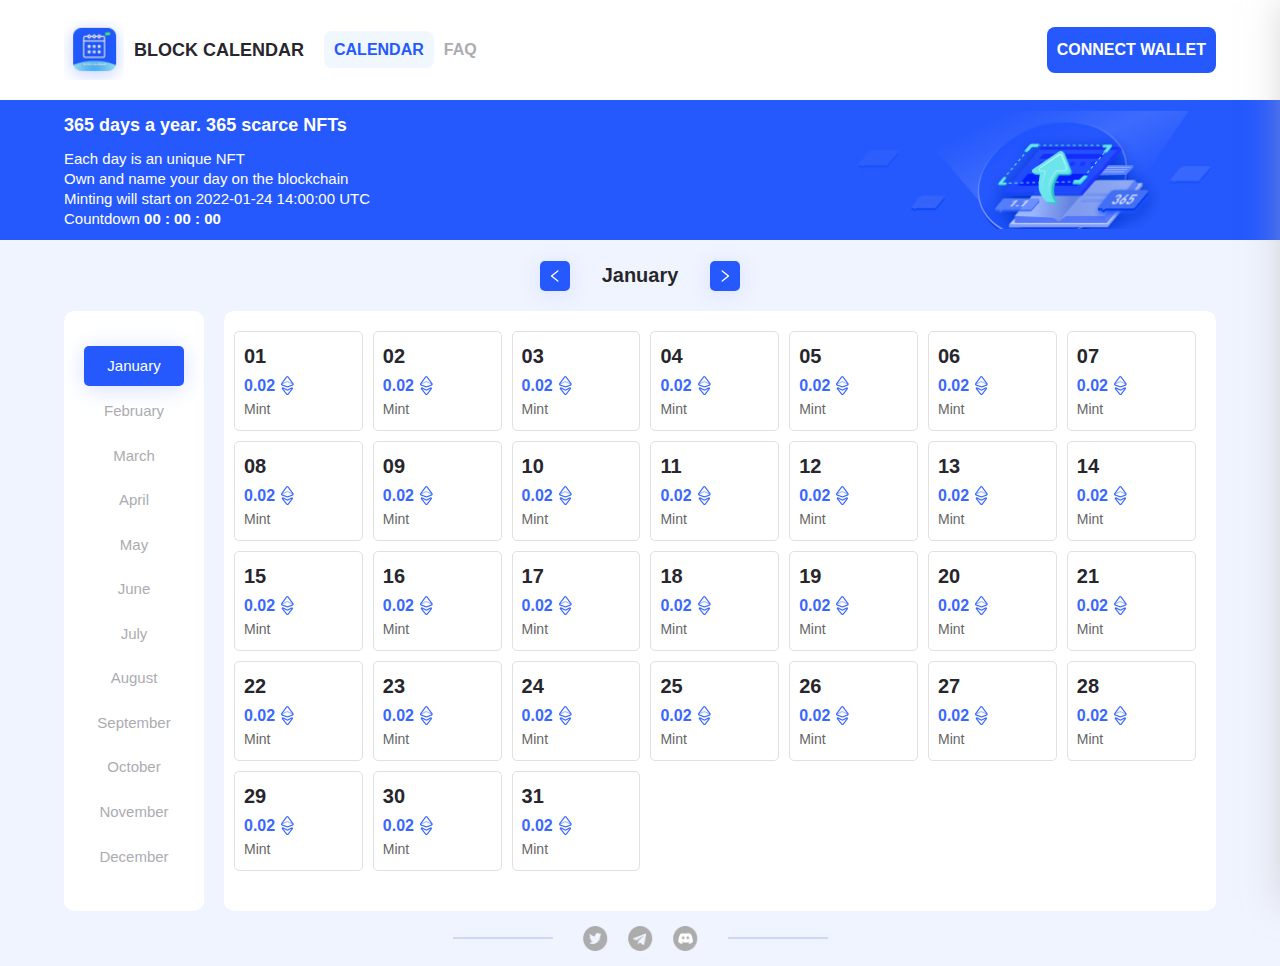
<file: index.html>
<!doctype html><html lang="en"><head><meta charset="utf-8"/><link rel="icon" href="/logo.png"/><meta name="viewport" content="width=device-width,initial-scale=1"/><meta name="theme-color" content="#000000"/><meta name="description" content="Block Calendar"/><link rel="manifest" href="/manifest.json"/><title>Block Calendar</title><link href="/static/css/2.4b68344f.chunk.css" rel="stylesheet"><link href="/static/css/main.891c6609.chunk.css" rel="stylesheet"></head><body><noscript>You need to enable JavaScript to run this app.</noscript><div id="root"></div><script>!function(e){function r(r){for(var n,l,a=r[0],c=r[1],f=r[2],p=0,s=[];p<a.length;p++)l=a[p],Object.prototype.hasOwnProperty.call(o,l)&&o[l]&&s.push(o[l][0]),o[l]=0;for(n in c)Object.prototype.hasOwnProperty.call(c,n)&&(e[n]=c[n]);for(i&&i(r);s.length;)s.shift()();return u.push.apply(u,f||[]),t()}function t(){for(var e,r=0;r<u.length;r++){for(var t=u[r],n=!0,a=1;a<t.length;a++){var c=t[a];0!==o[c]&&(n=!1)}n&&(u.splice(r--,1),e=l(l.s=t[0]))}return e}var n={},o={1:0},u=[];function l(r){if(n[r])return n[r].exports;var t=n[r]={i:r,l:!1,exports:{}};return e[r].call(t.exports,t,t.exports,l),t.l=!0,t.exports}l.m=e,l.c=n,l.d=function(e,r,t){l.o(e,r)||Object.defineProperty(e,r,{enumerable:!0,get:t})},l.r=function(e){"undefined"!=typeof Symbol&&Symbol.toStringTag&&Object.defineProperty(e,Symbol.toStringTag,{value:"Module"}),Object.defineProperty(e,"__esModule",{value:!0})},l.t=function(e,r){if(1&r&&(e=l(e)),8&r)return e;if(4&r&&"object"==typeof e&&e&&e.__esModule)return e;var t=Object.create(null);if(l.r(t),Object.defineProperty(t,"default",{enumerable:!0,value:e}),2&r&&"string"!=typeof e)for(var n in e)l.d(t,n,function(r){return e[r]}.bind(null,n));return t},l.n=function(e){var r=e&&e.__esModule?function(){return e.default}:function(){return e};return l.d(r,"a",r),r},l.o=function(e,r){return Object.prototype.hasOwnProperty.call(e,r)},l.p="/";var a=this["webpackJsonpblock-calendar"]=this["webpackJsonpblock-calendar"]||[],c=a.push.bind(a);a.push=r,a=a.slice();for(var f=0;f<a.length;f++)r(a[f]);var i=c;t()}([])</script><script src="/static/js/2.1b0ab1b4.chunk.js"></script><script src="/static/js/main.d4283053.chunk.js"></script></body></html>
</file>
<file: static/css/main.891c6609.chunk.css>
body{margin:0;font-family:-apple-system,BlinkMacSystemFont,"Segoe UI","Roboto","Oxygen","Ubuntu","Cantarell","Fira Sans","Droid Sans","Helvetica Neue",sans-serif;-webkit-font-smoothing:antialiased;-moz-osx-font-smoothing:grayscale}code{font-family:source-code-pro,Menlo,Monaco,Consolas,"Courier New",monospace}.header{position:relative;width:100%;background-color:#fff}.header .container{display:flex;justify-content:space-between;align-items:center;height:100px}.header .container .logoWrap{position:relative;display:flex;align-items:center;margin-right:20px}.header .container .logoWrap .logoImg{width:60px;margin-right:10px}.header .container .logoWrap .logoText{font-size:18px;font-weight:900;color:#28262d}.header .container .menuWrap{position:relative;display:flex;align-items:center;flex-grow:1;justify-content:space-between}.header .container .menuIcon{position:relative;display:none}.header .container .logout{color:#2659fd;border:1px solid #2659fd}@media(max-width:768px){.header{background-color:#2659fd}.header .container .logoWrap .logoText{color:#fff}.header .container .button{margin:5px 0;width:170px}.header .container .menuWrap{display:none;flex-direction:column;position:absolute;right:0;top:80px;z-index:1000;background-color:#fff;padding:10px;border-radius:8px}.header .container .menuWrap .navWrap{display:flex;flex-direction:column}.header .container .menuWrap.show{display:flex}.header .container .menuIcon{position:relative;display:contents}}.banner{position:relative;width:100%;background-color:#2659fd;height:140px}.banner .container{text-align:left;color:#fff;top:50%;-webkit-transform:translateY(-50%);transform:translateY(-50%)}.banner .container,.banner .container .contentWrapper{position:relative;z-index:2}.banner .container h2{margin-top:0;color:#fff}.banner .container .bannerTitle{font-size:18px;font-weight:800}.banner .container .bannerText{font-size:15px;margin:0;line-height:20px}.banner .container .bannerImg{z-index:1;position:absolute;right:0;top:50%;-webkit-transform:translateY(-50%);transform:translateY(-50%);height:120px}@media(max-width:765px){.banner .bannerImg{opacity:.5}}.Countdown{margin:0 auto}.Countdown-col{display:inline-block}.Countdown-col-element{margin:0;display:flex;flex-direction:column}.Countdown-col-element strong{text-align:center;font-weight:600;color:#fff;font-family:-apple-system,BlinkMacSystemFont,"Segoe UI","Roboto","Oxygen","Ubuntu","Cantarell","Fira Sans","Droid Sans","Helvetica Neue",sans-serif}.Countdown-col-element .countdownUnit{color:#fff;text-align:center}.footer{position:relative;width:100%;padding:15px 0}.footer .container{display:flex;justify-content:center;align-items:center}.footer .container .mediaList{position:relative;margin:0 20px}.footer .container .mediaList a{margin:0 10px}.footer .container .mediaList a img{position:relative;width:25px}.footer .container .line{width:100px;border:1px solid #cfd8f2}@media(max-width:765px){.footer .container .line{width:calc(50% - 97.5px)}}.about{position:relative;width:100%}.about .container{text-align:justify}.about .container .blockTitleWrap{display:flex;align-items:center;margin-top:20px}.about .container .blockTitleWrap .bullet{width:4px;height:16px;background-color:#2659fd;margin-right:10px}.about .container .blockTitleWrap .blockTitle{font-size:20px;font-weight:600}.about .container .blockContent{font-size:14px;color:#666;margin:0 0 10px}.date{position:relative;text-align:left;background:#fff;box-sizing:border-box;border-radius:5px;padding:10px;width:calc(14.28% - 10px);height:100px;cursor:pointer}.date:hover{border-color:#2659fd!important}.date .borderTop{position:absolute;top:0;left:0;width:100%;height:100%;border-radius:5px;border:1px solid #e1e1e1}.date .borderTop.active{border:none}.date .day,.date .name,.date .price{-webkit-user-select:none;-ms-user-select:none;user-select:none}.date .day{color:#28262d;font-size:20px;font-weight:700}.date .price{color:#3a68ff;font-size:16px;font-weight:600;display:flex;align-items:center}.date .price img{width:15px;margin-left:5px}.date .name{color:#666;font-size:14px;overflow:hidden;white-space:nowrap;text-overflow:ellipsis}.date.active{background-color:#2659fd;border:none}.date.active .day,.date.active .name,.date.active .price{color:#fff!important}@media(max-width:765px){.date{width:calc(25% - 5px);height:auto}.date .day{font-size:14px;font-weight:600}.date .price{color:#3a68ff;font-size:13px;font-weight:500;margin-bottom:0}.date .price img{width:10px;margin-left:3px}.date .name{display:none}}.dayDetail{z-index:10;position:fixed;height:100vh;top:0;right:0;padding:30px 25px;background:#fff;width:300px;text-align:left;box-shadow:0 2px 33px 0 rgba(183,181,181,.5);transition:all .3s ease;overflow-y:scroll;display:flex;align-items:flex-start;overflow-x:hidden;flex-direction:column;justify-content:center}.dayDetail hr{width:100%;background-color:#e1e1e1;margin-bottom:20px}.dayDetail .closeButton{font-size:25px;color:#2659fd;font-weight:700}.dayDetail .monthDay{width:100%;margin-bottom:10px;text-transform:uppercase;font-size:30px;color:#1a1c1c;font-weight:600;display:flex;align-items:center;justify-content:space-between}.dayDetail .buyDay .subtitle,.dayDetail .ownedDay .subtitle{font-size:16px;color:#28262d;font-weight:500;margin:30px 0 15px;text-transform:uppercase}.dayDetail .buyDay .colorSelector,.dayDetail .ownedDay .colorSelector{flex:0 0 28px;width:28px;height:28px;border:2px solid #fff;border-radius:50%;position:relative;display:flex;align-items:center;justify-content:center;cursor:pointer}.dayDetail .buyDay .colorSelector.active,.dayDetail .ownedDay .colorSelector.active{-webkit-transform:scale(1.2);transform:scale(1.2)}.dayDetail .buyDay .priceWrap,.dayDetail .ownedDay .priceWrap{display:flex;align-items:center;justify-content:flex-start;margin:30px 0 0}.dayDetail .buyDay .priceWrap .subtitle,.dayDetail .ownedDay .priceWrap .subtitle{margin:0 15px 0 0}.dayDetail .buyDay .priceWrap .price,.dayDetail .ownedDay .priceWrap .price{font-size:25px;font-weight:600;color:#3a68ff;display:flex;align-items:center}.dayDetail .buyDay .priceWrap .price img,.dayDetail .ownedDay .priceWrap .price img{width:25px;margin-left:5px}.dayDetail .buyDay .button,.dayDetail .ownedDay .button{margin-top:50px}.dayDetail .buyDay{position:relative}.dayDetail .buyDay .nameInput{width:100%;border:1px solid #e1e1e1;height:40px;font-size:16px;padding:0 10px;border-radius:5px;color:#999}.dayDetail .buyDay .colorSelectorWrapper{position:relative;display:flex;grid-gap:15px;gap:15px;flex-wrap:wrap}.dayDetail .buyDay .textInput{width:100%;border:1px solid #e1e1e1;color:#999}.dayDetail .ownedDay{width:100%}.dayDetail .ownedDay .name{font-size:24px;color:#1a1c1c;font-weight:500}.dayDetail .ownedDay .owner{color:#abacb1;font-size:18px;font-weight:500}.dayDetail .ownedDay .remark{color:#666;font-size:15px}@media(max-width:765px){.dayDetail{z-index:2;top:0}.dayDetail .closeButton{font-size:20px}.dayDetail .monthDay{font-size:25px}.dayDetail .buyDay .subtitle,.dayDetail .ownedDay .subtitle{font-size:15px}.dayDetail .buyDay .colorSelector,.dayDetail .ownedDay .colorSelector{flex:0 0 20px;width:20px;height:20px}.dayDetail .buyDay .priceWrap,.dayDetail .ownedDay .priceWrap{margin:30px 0 0}.dayDetail .buyDay .priceWrap .subtitle,.dayDetail .ownedDay .priceWrap .subtitle{margin:0 10px 0 0}.dayDetail .buyDay .priceWrap .price,.dayDetail .ownedDay .priceWrap .price{font-size:20px;font-weight:600;color:#3a68ff}.dayDetail .buyDay .nameInput{height:30px}.dayDetail .buyDay .colorSelectorWrapper{grid-gap:10px;gap:10px}.dayDetail .ownedDay .name{font-size:20px;color:#1a1c1c;font-weight:500}.dayDetail .ownedDay .owner{color:#abacb1;font-size:14px;font-weight:500}.dayDetail .ownedDay .remark{color:#666;font-size:13px}}.month{position:relative;background:#fff;border-radius:10px;padding:20px 10px;width:100%;display:flex;flex-wrap:wrap;grid-gap:10px;gap:10px;-webkit-user-select:none;-ms-user-select:none;user-select:none;align-content:flex-start}@media(max-width:765px){.month{grid-gap:5px;gap:5px;padding:10px 5px}}.calendar .calendarHeader{margin-top:20px;display:flex;justify-content:center;align-items:center;-webkit-user-select:none;-ms-user-select:none;user-select:none}.calendar .calendarHeader .icon{display:flex;justify-content:center;background-color:#2659fd;margin:0 20px;padding:8px;border-radius:5px;box-shadow:0 3px 23px 0 #d7e0ff;cursor:pointer}.calendar .calendarHeader .icon .anticon{color:#fff;font-weight:700}.calendar .calendarHeader .monthName{width:100px;font-size:20px;font-weight:600}.calendar .contentWrapper{margin-top:20px;display:flex;grid-gap:20px;gap:20px}.calendar .monthList{background:#fff;border-radius:10px;padding:30px 20px;-webkit-user-select:none;-ms-user-select:none;user-select:none}.calendar .monthList .monthButton{text-transform:capitalize;font-size:15px;color:#abacb1;margin:5px 0;width:100px;padding:8px 0;border-radius:5px;cursor:pointer;font-weight:500}.calendar .monthList .monthButton.active{background:#2659fd;box-shadow:0 3px 23px 0 #d7e0ff;color:#fff}@media(max-width:765px){.calendar .calendarHeader .monthName{width:80px;font-size:18px}.calendar .contentWrapper{margin-top:20px;display:flex;grid-gap:0;gap:0}.calendar .monthList{display:none}}.App{position:relative;text-align:center;background-color:#f0f4ff;width:100vw;min-height:100vh}.App a{text-decoration:none}.App .button{position:relative;min-width:120px;border-radius:8px;padding:10px;font-weight:600;font-size:16px;text-align:center;cursor:pointer;-webkit-user-select:none;-ms-user-select:none;user-select:none;color:#abacb1}.App .button:hover{opacity:.9}.App .button.primary,.App .button.selected{background-color:#2659fd;color:#fff}.App .button.active{background-color:#f0f7ff;color:#2659fd}.App .container{position:relative;max-width:1200px;width:90%;margin-left:auto;margin-right:auto}.App h1,.App h2,.App h3,.App p{margin:10px 0}
/*# sourceMappingURL=main.891c6609.chunk.css.map */
</file>
